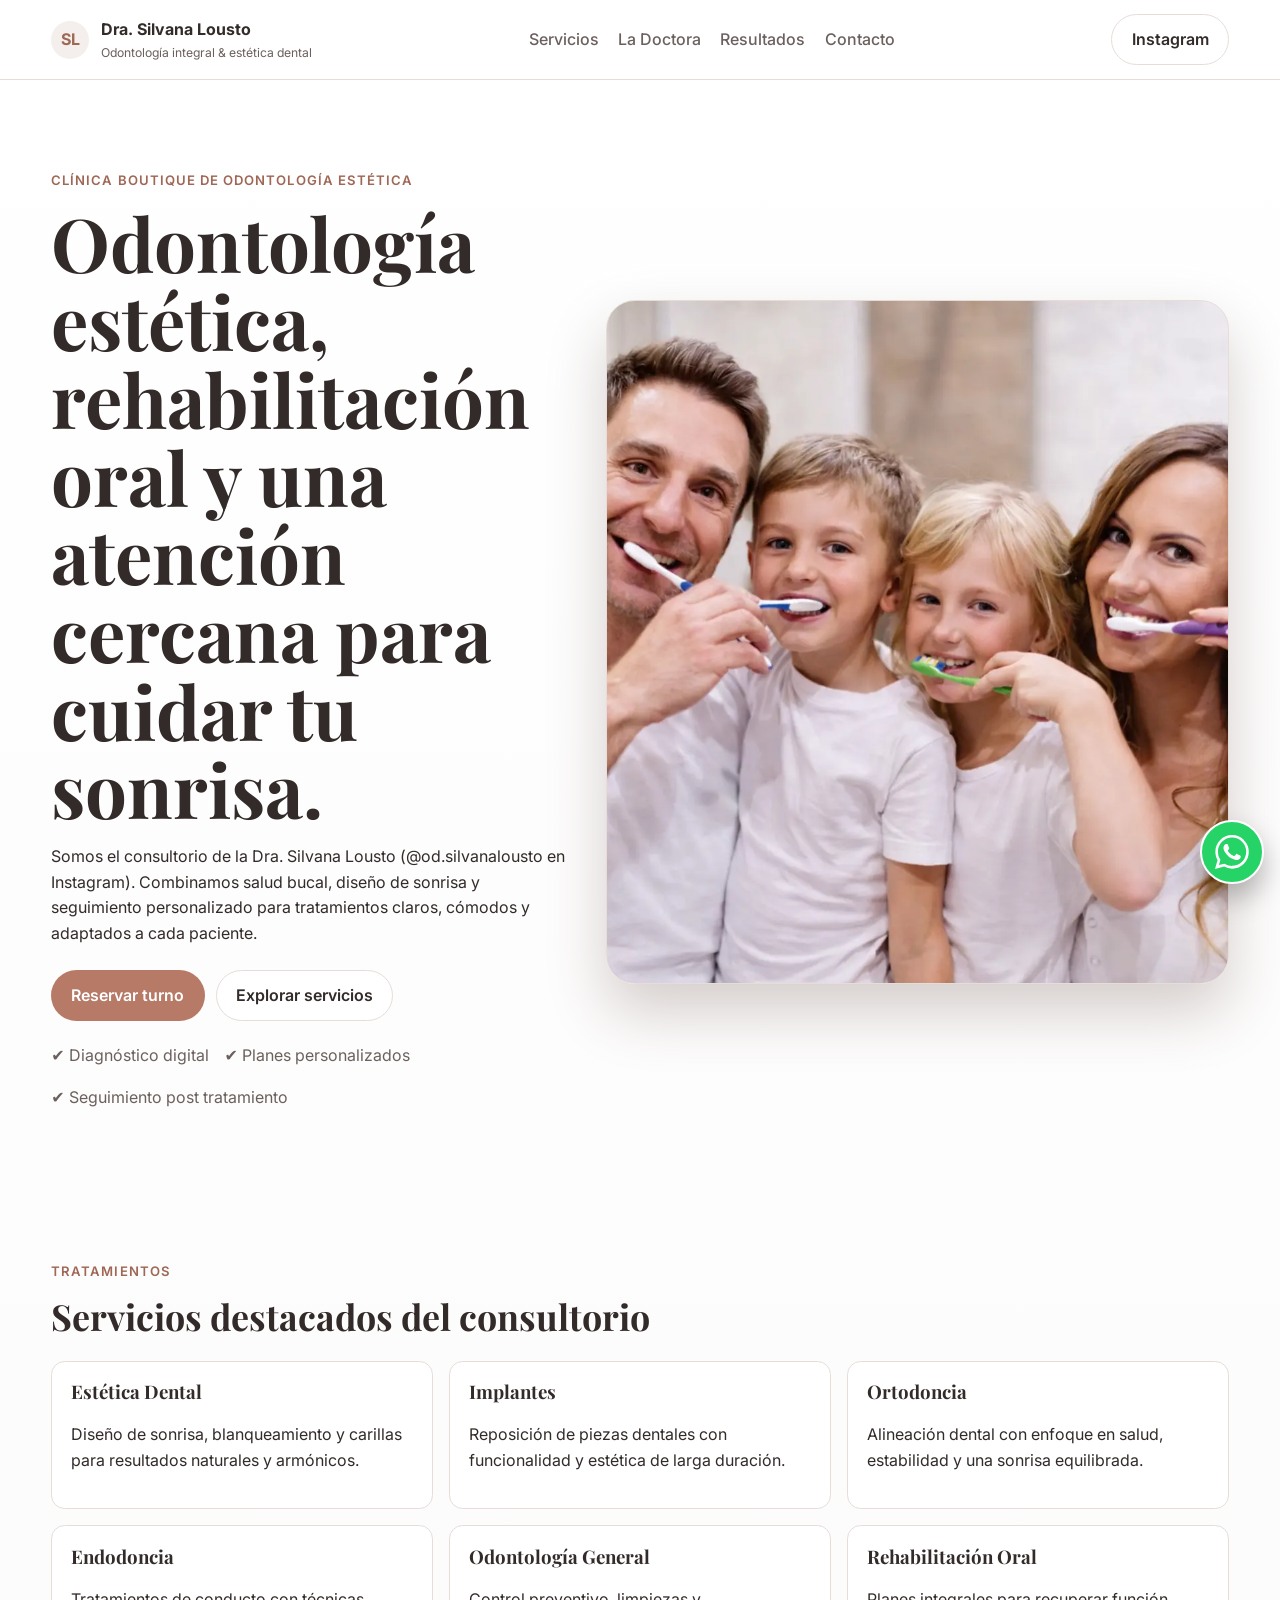
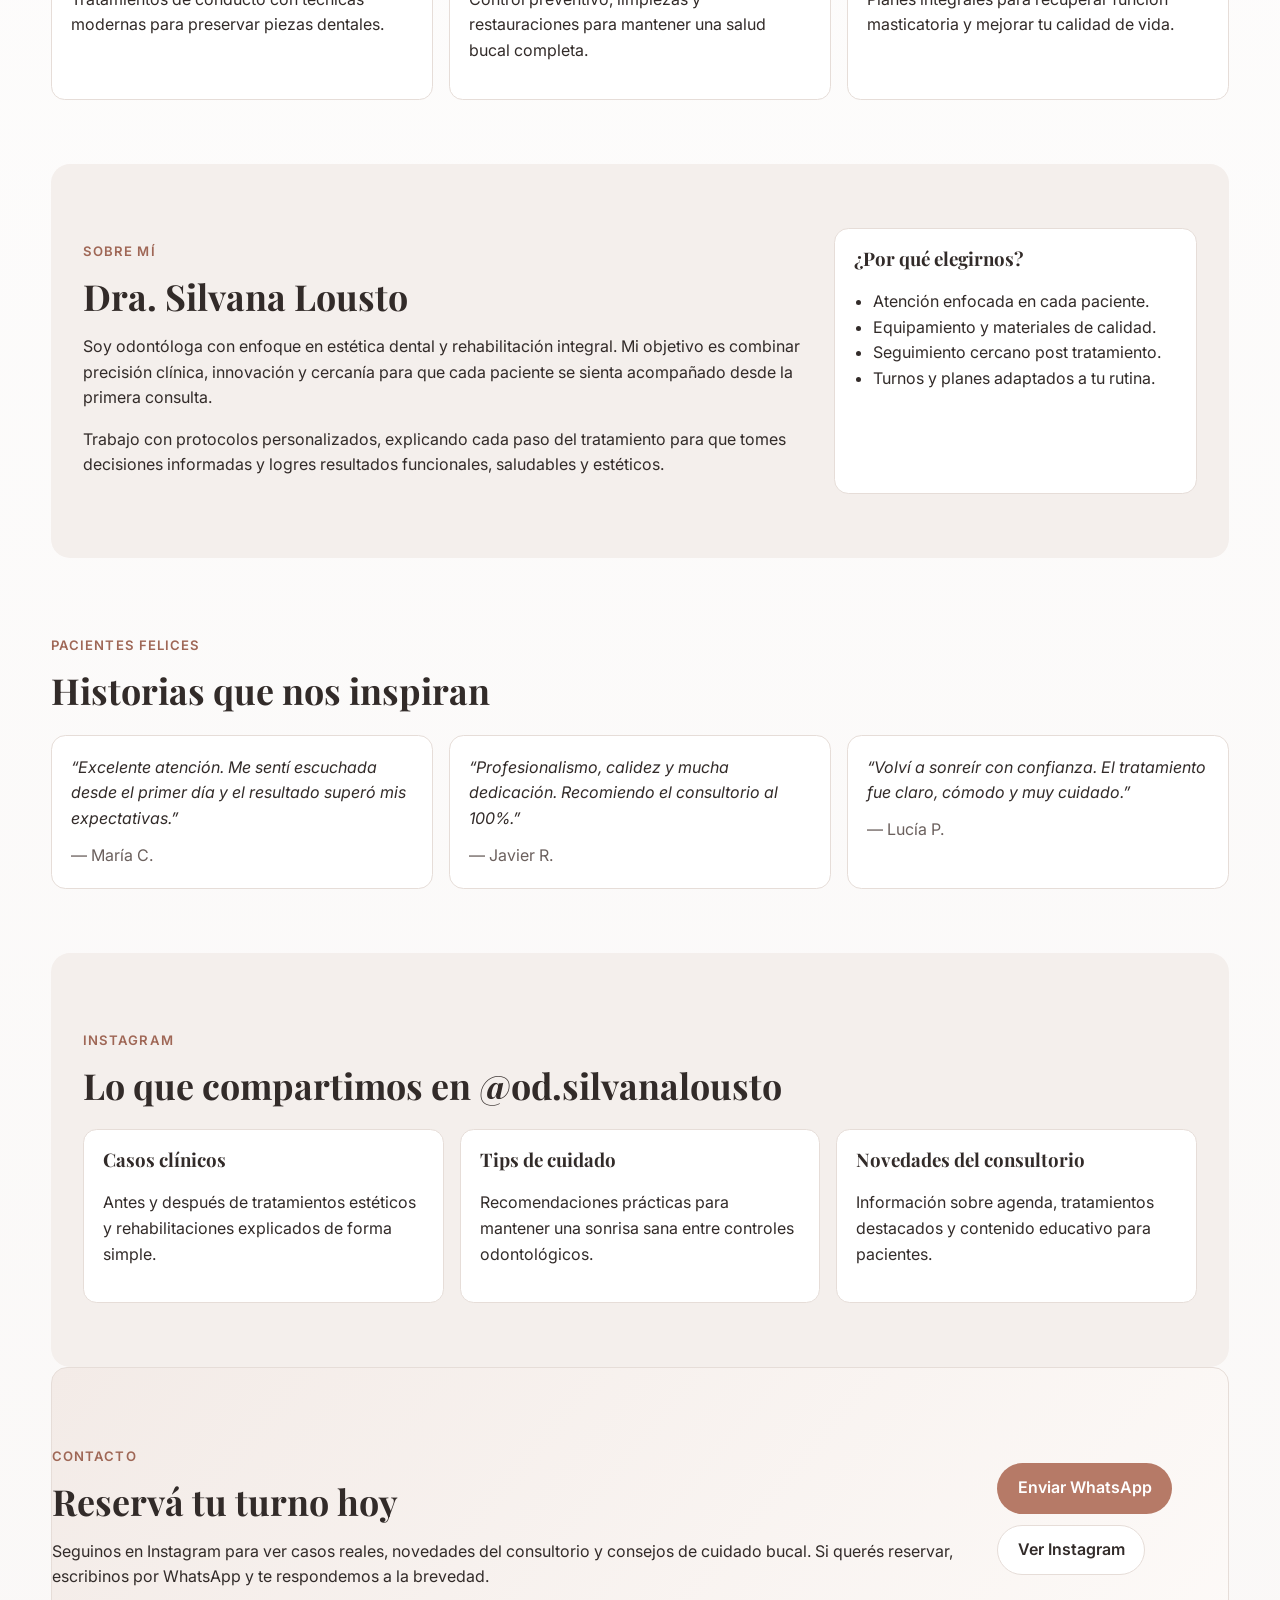
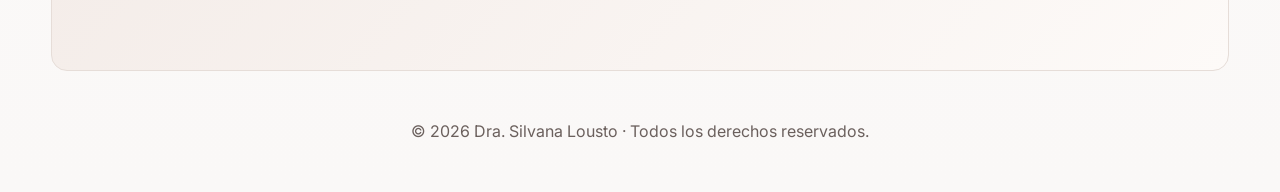
<file: index.html>
<!doctype html>
<html lang="es">
  <head>
    <meta charset="UTF-8" />
    <meta name="viewport" content="width=device-width, initial-scale=1.0" />
    <meta
      name="description"
      content="Consultorio odontológico integral con enfoque estético y humano. Reservá tu turno y transformá tu sonrisa."
    />
    <title>Consultorio Dental | Dra. Silvana Lousto</title>
    <link rel="preconnect" href="https://fonts.googleapis.com" />
    <link rel="preconnect" href="https://fonts.gstatic.com" crossorigin />
    <link
      href="https://fonts.googleapis.com/css2?family=Playfair+Display:wght@600;700&family=Inter:wght@300;400;500;600;700&display=swap"
      rel="stylesheet"
    />
    <link rel="stylesheet" href="styles.css" />
  </head>
  <body>
    <header class="topbar">
      <a class="brand" href="#inicio">
        <span class="brand-mark">SL</span>
        <span>
          <strong>Dra. Silvana Lousto</strong>
          <small>Odontología integral & estética dental</small>
        </span>
      </a>
      <nav>
        <a href="#servicios">Servicios</a>
        <a href="#doctora">La Doctora</a>
        <a href="#testimonios">Resultados</a>
        <a href="#contacto">Contacto</a>
      </nav>
      <a class="btn btn-outline" href="https://www.instagram.com/od.silvanalousto/" target="_blank" rel="noopener noreferrer">Instagram</a>
    </header>

    <main id="inicio">
      <section class="hero">
        <div class="hero-content">
          <p class="eyebrow">Clínica boutique de odontología estética</p>
          <h1>Odontología estética, rehabilitación oral y una atención cercana para cuidar tu sonrisa.</h1>
          <p>
            Somos el consultorio de la Dra. Silvana Lousto (@od.silvanalousto en Instagram).
            Combinamos salud bucal, diseño de sonrisa y seguimiento personalizado para tratamientos
            claros, cómodos y adaptados a cada paciente.
          </p>
          <div class="hero-actions">
            <a class="btn btn-primary" href="#contacto">Reservar turno</a>
            <a class="btn btn-light" href="#servicios">Explorar servicios</a>
          </div>
          <ul class="hero-badges">
            <li>✔ Diagnóstico digital</li>
            <li>✔ Planes personalizados</li>
            <li>✔ Seguimiento post tratamiento</li>
          </ul>
        </div>

        <div class="hero-visual" aria-label="Imagen destacada del consultorio"></div>
      </section>

      <section id="servicios" class="section">
        <div class="section-heading">
          <p class="eyebrow">Tratamientos</p>
          <h2>Servicios destacados del consultorio</h2>
        </div>
        <div class="grid cards">
          <article class="card">
            <h3>Estética Dental</h3>
            <p>Diseño de sonrisa, blanqueamiento y carillas para resultados naturales y armónicos.</p>
          </article>
          <article class="card">
            <h3>Implantes</h3>
            <p>Reposición de piezas dentales con funcionalidad y estética de larga duración.</p>
          </article>
          <article class="card">
            <h3>Ortodoncia</h3>
            <p>Alineación dental con enfoque en salud, estabilidad y una sonrisa equilibrada.</p>
          </article>
          <article class="card">
            <h3>Endodoncia</h3>
            <p>Tratamientos de conducto con técnicas modernas para preservar piezas dentales.</p>
          </article>
          <article class="card">
            <h3>Odontología General</h3>
            <p>Control preventivo, limpiezas y restauraciones para mantener una salud bucal completa.</p>
          </article>
          <article class="card">
            <h3>Rehabilitación Oral</h3>
            <p>Planes integrales para recuperar función masticatoria y mejorar tu calidad de vida.</p>
          </article>
        </div>
      </section>

      <section id="doctora" class="section section-soft">
        <div class="about">
          <div>
            <p class="eyebrow">Sobre mí</p>
            <h2>Dra. Silvana Lousto</h2>
            <p>
              Soy odontóloga con enfoque en estética dental y rehabilitación integral. Mi objetivo es
              combinar precisión clínica, innovación y cercanía para que cada paciente se sienta
              acompañado desde la primera consulta.
            </p>
            <p>
              Trabajo con protocolos personalizados, explicando cada paso del tratamiento para que tomes
              decisiones informadas y logres resultados funcionales, saludables y estéticos.
            </p>
          </div>
          <aside class="info-box">
            <h3>¿Por qué elegirnos?</h3>
            <ul>
              <li>Atención enfocada en cada paciente.</li>
              <li>Equipamiento y materiales de calidad.</li>
              <li>Seguimiento cercano post tratamiento.</li>
              <li>Turnos y planes adaptados a tu rutina.</li>
            </ul>
          </aside>
        </div>
      </section>

      <section id="testimonios" class="section">
        <div class="section-heading">
          <p class="eyebrow">Pacientes felices</p>
          <h2>Historias que nos inspiran</h2>
        </div>
        <div class="grid testimonials">
          <blockquote>
            “Excelente atención. Me sentí escuchada desde el primer día y el resultado superó mis expectativas.”
            <cite>— María C.</cite>
          </blockquote>
          <blockquote>
            “Profesionalismo, calidez y mucha dedicación. Recomiendo el consultorio al 100%.”
            <cite>— Javier R.</cite>
          </blockquote>
          <blockquote>
            “Volví a sonreír con confianza. El tratamiento fue claro, cómodo y muy cuidado.”
            <cite>— Lucía P.</cite>
          </blockquote>
        </div>
      </section>

      <section class="section section-soft">
        <div class="section-heading">
          <p class="eyebrow">Instagram</p>
          <h2>Lo que compartimos en @od.silvanalousto</h2>
        </div>
        <div class="grid cards">
          <article class="card">
            <h3>Casos clínicos</h3>
            <p>Antes y después de tratamientos estéticos y rehabilitaciones explicados de forma simple.</p>
          </article>
          <article class="card">
            <h3>Tips de cuidado</h3>
            <p>Recomendaciones prácticas para mantener una sonrisa sana entre controles odontológicos.</p>
          </article>
          <article class="card">
            <h3>Novedades del consultorio</h3>
            <p>Información sobre agenda, tratamientos destacados y contenido educativo para pacientes.</p>
          </article>
        </div>
      </section>

      <section id="contacto" class="section cta">
        <div>
          <p class="eyebrow">Contacto</p>
          <h2>Reservá tu turno hoy</h2>
          <p>
            Seguinos en Instagram para ver casos reales, novedades del consultorio y consejos de cuidado bucal.
            Si querés reservar, escribinos por WhatsApp y te respondemos a la brevedad.
          </p>
        </div>
        <div class="cta-actions">
          <a class="btn btn-primary" href="https://wa.me/5493462557923" target="_blank" rel="noopener noreferrer">Enviar WhatsApp</a>
          <a class="btn btn-light" href="https://www.instagram.com/od.silvanalousto/" target="_blank" rel="noopener noreferrer">Ver Instagram</a>
        </div>
      </section>
    </main>

    <footer>
      <p>© <span id="year"></span> Dra. Silvana Lousto · Todos los derechos reservados.</p>
    </footer>


    <a
      class="whatsapp-bubble"
      href="https://wa.me/5493462557923"
      target="_blank"
      rel="noopener noreferrer"
      aria-label="Abrir WhatsApp"
    >
      <svg viewBox="0 0 16 16" aria-hidden="true" focusable="false">
        <path
          fill="currentColor"
          fill-rule="evenodd"
          d="M13.601 2.326A7.854 7.854 0 0 0 8.034 0C3.703 0 .17 3.533.17 7.865c0 1.386.362 2.74 1.05 3.934L0 16l4.287-1.124a7.9 7.9 0 0 0 3.746.954h.003c4.33 0 7.865-3.533 7.865-7.865a7.85 7.85 0 0 0-2.3-5.54zM8.036 14.57h-.002a6.64 6.64 0 0 1-3.39-.933l-.242-.145-2.544.667.68-2.48-.157-.254a6.6 6.6 0 0 1-1.012-3.56c0-3.671 2.986-6.657 6.658-6.657 1.777 0 3.447.693 4.706 1.952a6.62 6.62 0 0 1 1.95 4.705c0 3.672-2.986 6.658-6.647 6.658zm3.65-4.988c-.2-.1-1.183-.584-1.366-.65-.184-.066-.317-.1-.45.1-.132.2-.514.65-.63.784-.116.133-.233.15-.433.05-.2-.1-.844-.31-1.607-.989-.594-.53-.995-1.183-1.111-1.383-.117-.2-.012-.308.087-.407.09-.09.2-.234.3-.35.1-.117.132-.2.2-.333.067-.133.033-.25-.017-.35-.05-.1-.45-1.083-.616-1.483-.162-.39-.326-.337-.45-.343l-.383-.007a.73.73 0 0 0-.533.25c-.183.2-.7.684-.7 1.667 0 .983.717 1.933.817 2.067.1.133 1.41 2.153 3.415 3.02.477.206.85.329 1.14.421.48.153.918.131 1.264.08.385-.058 1.183-.484 1.35-.95.167-.467.167-.867.117-.95-.05-.084-.184-.134-.383-.234z"
        />
      </svg>
    </a>

    <script src="script.js"></script>
  </body>
</html>
</file>
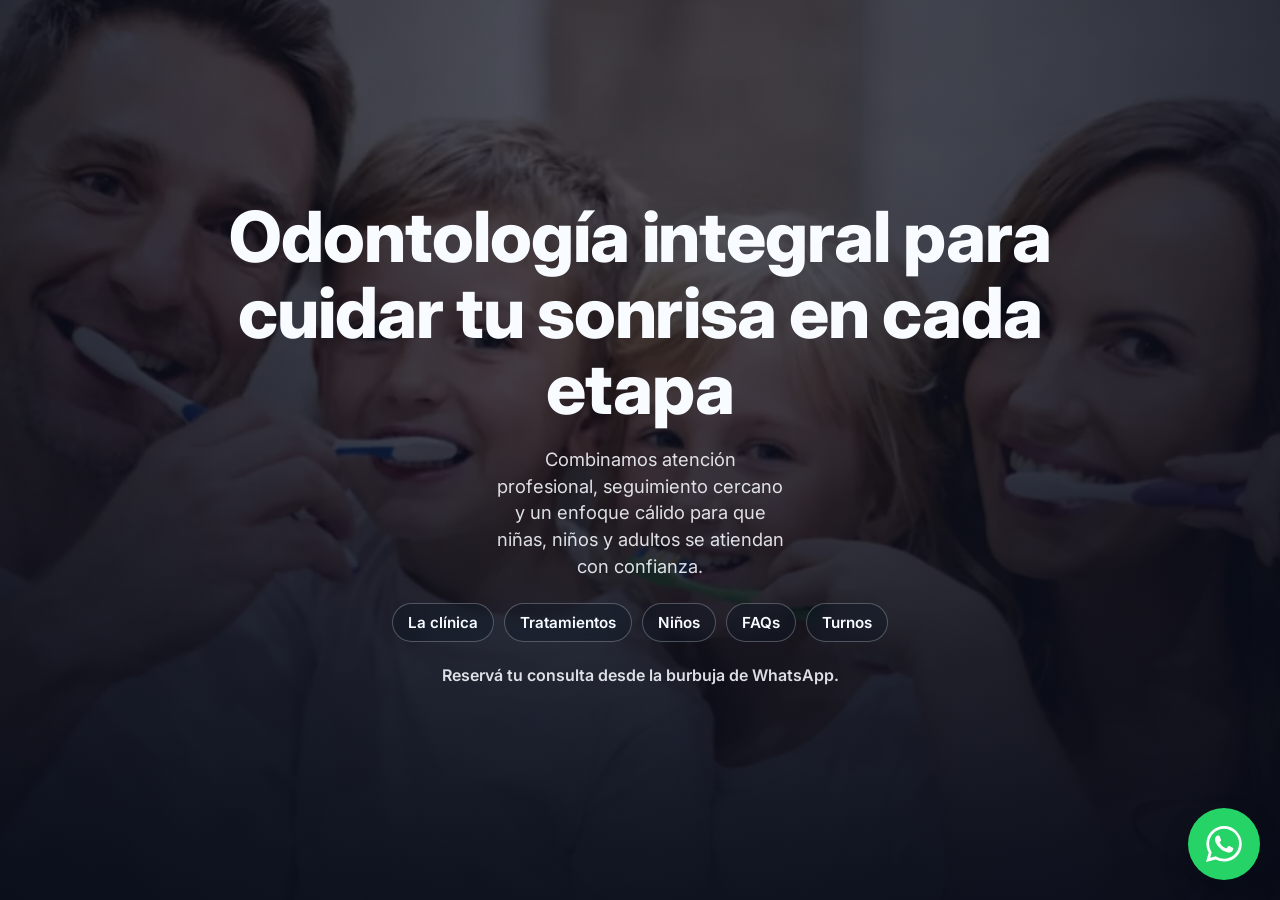
<file: test.html>
<!doctype html>
<html lang="es">
  <head>
    <meta charset="UTF-8" />
    <meta name="viewport" content="width=device-width, initial-scale=1.0" />
    <meta
      name="description"
      content="Odontología integral para toda la familia con un enfoque cálido, profesional y cercano."
    />
    <title>Test | Hero formato portada</title>
    <link rel="preconnect" href="https://fonts.googleapis.com" />
    <link rel="preconnect" href="https://fonts.gstatic.com" crossorigin />
    <link
      href="https://fonts.googleapis.com/css2?family=Inter:wght@400;500;600;700;800&display=swap"
      rel="stylesheet"
    />
    <style>
      :root {
        --text: #f8fbff;
        --muted: rgba(248, 251, 255, 0.88);
        --chip-bg: rgba(17, 24, 39, 0.46);
        --chip-border: rgba(248, 251, 255, 0.26);
        --wa: #25d366;
        --wa-hover: #1db857;
      }

      * {
        box-sizing: border-box;
      }

      body {
        margin: 0;
        min-height: 100vh;
        font-family: 'Inter', system-ui, -apple-system, sans-serif;
        color: var(--text);
        background: #091327;
      }

      .hero {
        min-height: 100vh;
        padding: clamp(1.2rem, 3vw, 2rem);
        display: grid;
        place-items: center;
        position: relative;
        isolation: isolate;
        overflow: hidden;
      }

      .hero::before {
        content: '';
        position: absolute;
        inset: 0;
        background: url('./hero.webp') center 32% / cover no-repeat;
        transform: scale(1.03);
        z-index: -3;
      }

      .hero::after {
        content: '';
        position: absolute;
        inset: 0;
        background:
          radial-gradient(circle at 50% 40%, rgba(13, 20, 36, 0.34), rgba(8, 12, 24, 0.84)),
          linear-gradient(180deg, rgba(8, 12, 24, 0.34), rgba(8, 12, 24, 0.9));
        z-index: -2;
      }

      .hero-content {
        max-width: min(980px, 92vw);
        text-align: center;
      }

      h1 {
        margin: 0;
        font-size: clamp(2rem, 5.5vw, 4.9rem);
        line-height: 1.08;
        font-weight: 800;
        letter-spacing: -0.015em;
      }

      .subtitle {
        margin: 1.2rem auto 0;
        max-width: 24ch;
        font-size: clamp(1rem, 2vw, 1.15rem);
        color: var(--muted);
        line-height: 1.45;
      }

      .chips {
        margin-top: 1.5rem;
        padding: 0;
        list-style: none;
        display: flex;
        flex-wrap: wrap;
        justify-content: center;
        gap: 0.6rem;
      }

      .chips li {
        border: 1px solid var(--chip-border);
        background: var(--chip-bg);
        padding: 0.55rem 0.95rem;
        border-radius: 999px;
        font-size: 0.95rem;
        font-weight: 600;
        backdrop-filter: blur(4px);
      }

      .cta-note {
        margin-top: 1.45rem;
        color: var(--muted);
        font-weight: 600;
      }

      .floating {
        position: fixed;
        width: 72px;
        height: 72px;
        border-radius: 50%;
        display: grid;
        place-items: center;
        box-shadow: 0 12px 24px rgba(2, 9, 20, 0.35);
      }

      .floating-help {
        right: 20px;
        bottom: 20px;
        background: var(--wa);
        color: #ffffff;
        transition: background-color 0.2s ease;
      }

      .floating-help:hover {
        background: var(--wa-hover);
      }

      .floating-help svg {
        width: 36px;
        height: 36px;
      }

      @media (max-width: 640px) {
        .floating {
          width: 62px;
          height: 62px;
        }

        .chips li {
          font-size: 0.88rem;
        }
      }
    </style>
  </head>
  <body>
    <main class="hero">
      <div class="hero-content">
        <h1>Odontología integral para cuidar tu sonrisa en cada etapa</h1>
        <p class="subtitle">
          Combinamos atención profesional, seguimiento cercano y un enfoque cálido para que niñas,
          niños y adultos se atiendan con confianza.
        </p>

        <ul class="chips" aria-label="Secciones principales">
          <li>La clínica</li>
          <li>Tratamientos</li>
          <li>Niños</li>
          <li>FAQs</li>
          <li>Turnos</li>
        </ul>

        <p class="cta-note">Reservá tu consulta desde la burbuja de WhatsApp.</p>
      </div>
    </main>

    <a
      class="floating floating-help"
      href="https://wa.me/5493462557923"
      target="_blank"
      rel="noopener noreferrer"
      aria-label="Reservar consulta por WhatsApp"
      title="Reservar consulta por WhatsApp"
    >
      <svg viewBox="0 0 16 16" aria-hidden="true" focusable="false">
        <path
          fill="currentColor"
          fill-rule="evenodd"
          d="M13.601 2.326A7.854 7.854 0 0 0 8.034 0C3.703 0 .17 3.533.17 7.865c0 1.386.362 2.74 1.05 3.934L0 16l4.287-1.124a7.9 7.9 0 0 0 3.746.954h.003c4.33 0 7.865-3.533 7.865-7.865a7.85 7.85 0 0 0-2.3-5.54zM8.036 14.57h-.002a6.64 6.64 0 0 1-3.39-.933l-.242-.145-2.544.667.68-2.48-.157-.254a6.6 6.6 0 0 1-1.012-3.56c0-3.671 2.986-6.657 6.658-6.657 1.777 0 3.447.693 4.706 1.952a6.62 6.62 0 0 1 1.95 4.705c0 3.672-2.986 6.658-6.647 6.658zm3.65-4.988c-.2-.1-1.183-.584-1.366-.65-.184-.066-.317-.1-.45.1-.132.2-.514.65-.63.784-.116.133-.233.15-.433.05-.2-.1-.844-.31-1.607-.989-.594-.53-.995-1.183-1.111-1.383-.117-.2-.012-.308.087-.407.09-.09.2-.234.3-.35.1-.117.132-.2.2-.333.067-.133.033-.25-.017-.35-.05-.1-.45-1.083-.616-1.483-.162-.39-.326-.337-.45-.343l-.383-.007a.73.73 0 0 0-.533.25c-.183.2-.7.684-.7 1.667 0 .983.717 1.933.817 2.067.1.133 1.41 2.153 3.415 3.02.477.206.85.329 1.14.421.48.153.918.131 1.264.08.385-.058 1.183-.484 1.35-.95.167-.467.167-.867.117-.95-.05-.084-.184-.134-.383-.234z"
        />
      </svg>
    </a>
  </body>
</html>
</file>
<file: styles.css>
:root {
  --bg: #faf8f7;
  --surface: #ffffff;
  --surface-soft: #f4efec;
  --text: #322b29;
  --muted: #6b605d;
  --primary: #b67a67;
  --primary-dark: #9f6756;
  --line: #e6ddd8;
  --shadow: 0 10px 30px rgba(70, 44, 34, 0.08);
}

* {
  box-sizing: border-box;
}

body {
  margin: 0;
  font-family: 'Inter', system-ui, sans-serif;
  color: var(--text);
  background: linear-gradient(180deg, #fff, var(--bg));
  line-height: 1.6;
}

h1,
h2,
h3 {
  font-family: 'Playfair Display', Georgia, serif;
  line-height: 1.2;
  margin-top: 0;
}

.topbar {
  position: sticky;
  top: 0;
  z-index: 5;
  display: flex;
  justify-content: space-between;
  align-items: center;
  gap: 1rem;
  padding: 0.9rem clamp(1rem, 4vw, 4rem);
  background: rgba(255, 255, 255, 0.9);
  border-bottom: 1px solid var(--line);
  backdrop-filter: blur(8px);
}

.brand {
  display: flex;
  align-items: center;
  gap: 0.75rem;
  color: inherit;
  text-decoration: none;
}

.brand-mark {
  width: 38px;
  height: 38px;
  display: grid;
  place-items: center;
  border-radius: 50%;
  background: var(--surface-soft);
  font-weight: 700;
  color: var(--primary-dark);
}

.brand small {
  display: block;
  color: var(--muted);
  font-size: 0.76rem;
}

nav {
  display: flex;
  gap: 1.2rem;
}

nav a {
  text-decoration: none;
  color: var(--muted);
  font-weight: 500;
}

nav a:hover {
  color: var(--text);
}

main,
footer {
  padding-inline: clamp(1rem, 4vw, 4rem);
}

.hero {
  display: grid;
  grid-template-columns: 0.95fr 1.15fr;
  gap: clamp(1.5rem, 3.2vw, 3.4rem);
  align-items: center;
  min-height: min(920px, calc(100vh - 84px));
  padding: clamp(2.4rem, 6vw, 5.2rem) 0 3.6rem;
}

.hero-content {
  max-width: 58ch;
}

.eyebrow {
  letter-spacing: 0.08em;
  text-transform: uppercase;
  color: var(--primary-dark);
  font-weight: 600;
  font-size: 0.82rem;
}

h1 {
  font-size: clamp(2.6rem, 5.8vw, 4.8rem);
  line-height: 1.05;
  margin-bottom: 1rem;
}

.hero p {
  max-width: 60ch;
}

.hero-visual {
  min-height: clamp(560px, 76vh, 760px);
  border-radius: 1.8rem;
  border: 1px solid var(--line);
  background: url('./hero.webp') center 25% / cover no-repeat;
  box-shadow: 0 28px 60px rgba(62, 37, 29, 0.22);
}

.btn {
  display: inline-flex;
  align-items: center;
  justify-content: center;
  text-decoration: none;
  font-weight: 600;
  border-radius: 999px;
  padding: 0.72rem 1.2rem;
  border: 1px solid transparent;
}

.hero-actions {
  margin-top: 1.5rem;
  display: flex;
  flex-wrap: wrap;
  gap: 0.7rem;
}

.btn-primary {
  background: var(--primary);
  color: #fff;
}

.btn-primary:hover {
  background: var(--primary-dark);
}

.btn-light,
.btn-outline {
  border-color: var(--line);
  color: var(--text);
  background: #fff;
}

.hero-badges {
  display: flex;
  flex-wrap: wrap;
  gap: 1rem;
  list-style: none;
  padding: 0;
  margin-top: 1.4rem;
  color: var(--muted);
}

.section {
  padding: 4rem 0;
}

.section-soft {
  background: var(--surface-soft);
  border-radius: 1.2rem;
  padding-inline: clamp(1rem, 3vw, 2rem);
}

.section-heading {
  margin-bottom: 1.4rem;
}

h2 {
  font-size: clamp(1.7rem, 2.8vw, 2.6rem);
  margin-bottom: 0;
}

.grid {
  display: grid;
  gap: 1rem;
}

.cards {
  grid-template-columns: repeat(3, minmax(0, 1fr));
}

.card {
  background: var(--surface);
  border: 1px solid var(--line);
  padding: 1.2rem;
  border-radius: 0.85rem;
}

.about {
  display: grid;
  grid-template-columns: 2fr 1fr;
  gap: 1.5rem;
}

.info-box {
  background: #fff;
  border: 1px solid var(--line);
  border-radius: 0.9rem;
  padding: 1.2rem;
}

.info-box ul {
  margin: 0;
  padding-left: 1.2rem;
}

.testimonials {
  grid-template-columns: repeat(3, minmax(0, 1fr));
}

blockquote {
  margin: 0;
  background: var(--surface);
  border: 1px solid var(--line);
  border-radius: 0.9rem;
  padding: 1.2rem;
  font-style: italic;
}

blockquote cite {
  display: block;
  margin-top: 0.7rem;
  color: var(--muted);
  font-style: normal;
}

.cta {
  border-radius: 1rem;
  background: linear-gradient(130deg, #f3ebe7, #fdfaf8);
  border: 1px solid var(--line);
  display: flex;
  justify-content: space-between;
  align-items: center;
  gap: 1rem;
}

.cta-actions {
  display: flex;
  gap: 0.7rem;
  flex-wrap: wrap;
}

footer {
  padding-block: 2rem;
  text-align: center;
  color: var(--muted);
}

@media (max-width: 980px) {
  nav {
    display: none;
  }

  .hero,
  .cards,
  .about,
  .testimonials {
    grid-template-columns: 1fr;
  }

  .hero {
    min-height: auto;
  }

  h1 {
    font-size: clamp(2.2rem, 10vw, 3.4rem);
  }

  .hero-visual {
    min-height: 500px;
  }

  .cta {
    flex-direction: column;
    align-items: flex-start;
  }
}

.whatsapp-bubble {
  position: fixed;
  right: 1rem;
  bottom: 1rem;
  z-index: 20;
  width: 64px;
  height: 64px;
  border-radius: 50%;
  display: grid;
  place-items: center;
  background: #25d366;
  color: #fff;
  text-decoration: none;
  box-shadow: 0 14px 28px rgba(0, 0, 0, 0.28);
  border: 2px solid #fff;
}

.whatsapp-bubble:hover {
  background: #1fb457;
}

.whatsapp-bubble svg {
  width: 34px;
  height: 34px;
}

@media (max-width: 640px) {
  .whatsapp-bubble {
    width: 58px;
    height: 58px;
    right: 0.75rem;
    bottom: 0.75rem;
  }

  .whatsapp-bubble svg {
    width: 30px;
    height: 30px;
  }
}
</file>
